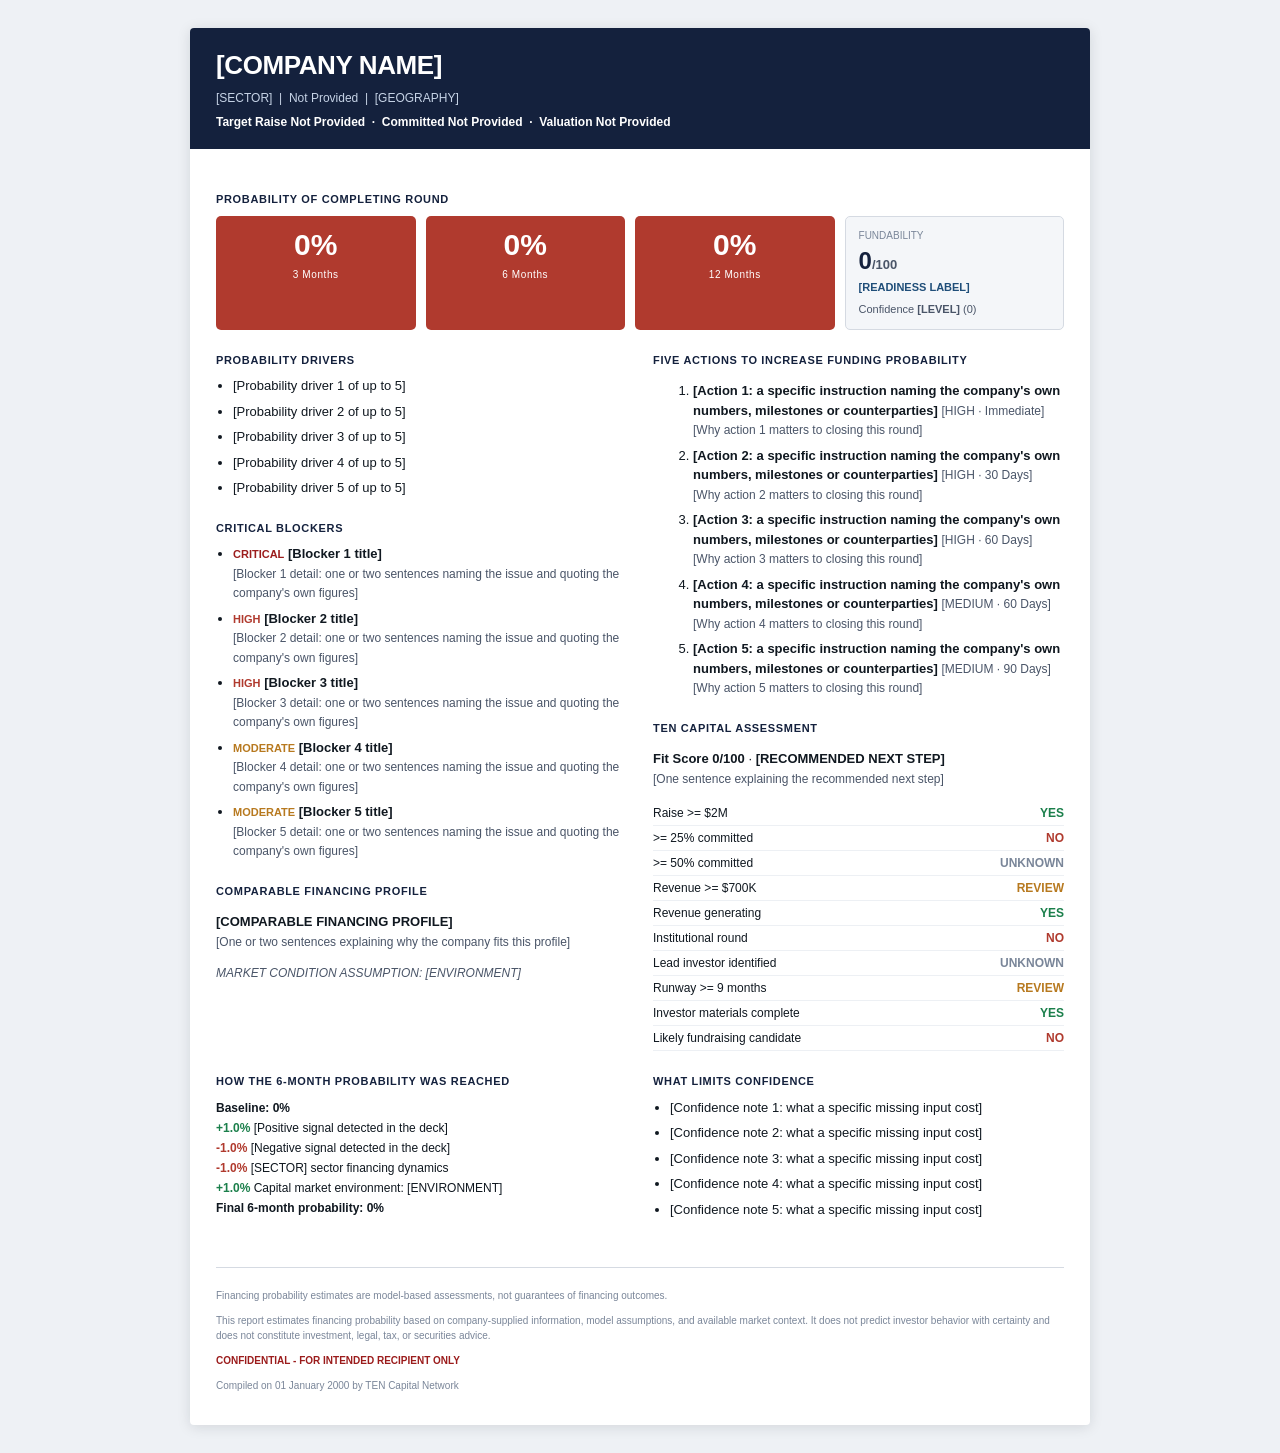
<file: docs/report_template.html>
<!DOCTYPE html>
<html lang="en"><head><meta charset="utf-8">
<meta name="viewport" content="width=device-width, initial-scale=1">
<title>[COMPANY NAME] - Financing Probability Report</title>
<style>
:root { color-scheme: light; }
* { box-sizing: border-box; }
body { margin: 0; padding: 28px; background: #EEF1F5; color: #101820;
       font: 13px/1.5 -apple-system, "Segoe UI", Roboto, Helvetica, Arial, sans-serif; }
.sheet { max-width: 900px; margin: 0 auto; background: #fff; padding: 0 0 22px;
         box-shadow: 0 2px 14px rgba(16,24,32,.12); border-radius: 4px; overflow: hidden; }
header { background: #14213D; color: #fff; padding: 18px 26px; }
header h1 { margin: 0; font-size: 26px; letter-spacing: -.4px; }
header .meta { color: #C6D3E6; font-size: 12px; margin-top: 4px; }
header .fin { font-weight: 700; font-size: 12px; margin-top: 6px; }
main { padding: 20px 26px; }
h2 { font-size: 11px; letter-spacing: .06em; text-transform: uppercase;
     color: #14213D; margin: 22px 0 8px; }
.tiles { display: grid; grid-template-columns: repeat(3, 1fr) 1.1fr; gap: 10px; }
.tile { border-radius: 5px; padding: 14px 12px; color: #fff; text-align: center; }
.tile .v { font-size: 30px; font-weight: 700; line-height: 1; }
.tile .l { font-size: 10px; letter-spacing: .06em; margin-top: 7px; }
.badge { border: 1px solid #D5DAE2; background: #F4F6F9; border-radius: 5px; padding: 11px 13px; }
.badge .s { font-size: 24px; font-weight: 700; color: #14213D; }
.cols { display: grid; grid-template-columns: 1fr 1fr; gap: 26px; }
ul { margin: 0; padding-left: 17px; }
li { margin-bottom: 6px; }
.sev { font-weight: 700; font-size: 11px; }
.CRITICAL { color: #9B1C1C; } .HIGH { color: #B03A2E; } .MODERATE { color: #B7791F; }
.why { color: #4A5568; font-size: 12px; }
table { border-collapse: collapse; width: 100%; font-size: 12px; }
td { padding: 3px 0; border-bottom: 1px solid #EDF0F4; }
td.v { text-align: right; font-weight: 700; }
.YES { color: #1B7F4B; } .NO { color: #B03A2E; }
.REVIEW { color: #B7791F; } .UNKNOWN { color: #7A8699; }
.bridge div { font-size: 12px; padding: 1px 0; }
.pos { color: #1B7F4B; font-weight: 700; } .neg { color: #B03A2E; font-weight: 700; }
footer { border-top: 1px solid #D5DAE2; margin: 22px 26px 0; padding-top: 10px;
         color: #7A8699; font-size: 10px; }
.conf { color: #9B1C1C; font-weight: 700; }
</style></head>
<body><div class="sheet">
<header>
  <h1>[COMPANY NAME]</h1>
  <div class="meta">[SECTOR] &nbsp;|&nbsp; Not Provided &nbsp;|&nbsp; [GEOGRAPHY]</div>
  <div class="fin">Target Raise Not Provided
    &nbsp;·&nbsp; Committed Not Provided
    &nbsp;·&nbsp; Valuation Not Provided</div>
</header>
<main>
  <h2>Probability of Completing Round</h2>
  <div class="tiles"><div class="tile" style="background:#B03A2E"><div class="v">0%</div><div class="l">3 Months</div></div><div class="tile" style="background:#B03A2E"><div class="v">0%</div><div class="l">6 Months</div></div><div class="tile" style="background:#B03A2E"><div class="v">0%</div><div class="l">12 Months</div></div>
    <div class="badge">
      <div style="font-size:10px;color:#7A8699">FUNDABILITY</div>
      <div class="s">0<span style="font-size:13px;color:#4A5568">/100</span></div>
      <div style="font-size:11px;font-weight:700;color:#1F4E79">[READINESS LABEL]</div>
      <div style="font-size:11px;margin-top:6px;color:#4A5568">Confidence
        <b>[LEVEL]</b> (0)</div>
    </div>
  </div>

  <div class="cols">
    <div>
      <h2>Probability Drivers</h2><ul><li>[Probability driver 1 of up to 5]</li><li>[Probability driver 2 of up to 5]</li><li>[Probability driver 3 of up to 5]</li><li>[Probability driver 4 of up to 5]</li><li>[Probability driver 5 of up to 5]</li></ul>
      <h2>Critical Blockers</h2><ul><li><span class="sev CRITICAL">CRITICAL</span> <b>[Blocker 1 title]</b><br><span class="why">[Blocker 1 detail: one or two sentences naming the issue and quoting the company&#x27;s own figures]</span></li><li><span class="sev HIGH">HIGH</span> <b>[Blocker 2 title]</b><br><span class="why">[Blocker 2 detail: one or two sentences naming the issue and quoting the company&#x27;s own figures]</span></li><li><span class="sev HIGH">HIGH</span> <b>[Blocker 3 title]</b><br><span class="why">[Blocker 3 detail: one or two sentences naming the issue and quoting the company&#x27;s own figures]</span></li><li><span class="sev MODERATE">MODERATE</span> <b>[Blocker 4 title]</b><br><span class="why">[Blocker 4 detail: one or two sentences naming the issue and quoting the company&#x27;s own figures]</span></li><li><span class="sev MODERATE">MODERATE</span> <b>[Blocker 5 title]</b><br><span class="why">[Blocker 5 detail: one or two sentences naming the issue and quoting the company&#x27;s own figures]</span></li></ul>
      <h2>Comparable Financing Profile</h2>
      <p><b>[COMPARABLE FINANCING PROFILE]</b><br>
         <span class="why">[One or two sentences explaining why the company fits this profile]</span></p>
      <p class="why"><i>MARKET CONDITION ASSUMPTION: [ENVIRONMENT]</i></p>
    </div>
    <div>
      <h2>Five Actions to Increase Funding Probability</h2><ol><li><b>[Action 1: a specific instruction naming the company&#x27;s own numbers, milestones or counterparties]</b> <span class="why">[HIGH · Immediate]</span><br><span class="why">[Why action 1 matters to closing this round]</span></li><li><b>[Action 2: a specific instruction naming the company&#x27;s own numbers, milestones or counterparties]</b> <span class="why">[HIGH · 30 Days]</span><br><span class="why">[Why action 2 matters to closing this round]</span></li><li><b>[Action 3: a specific instruction naming the company&#x27;s own numbers, milestones or counterparties]</b> <span class="why">[HIGH · 60 Days]</span><br><span class="why">[Why action 3 matters to closing this round]</span></li><li><b>[Action 4: a specific instruction naming the company&#x27;s own numbers, milestones or counterparties]</b> <span class="why">[MEDIUM · 60 Days]</span><br><span class="why">[Why action 4 matters to closing this round]</span></li><li><b>[Action 5: a specific instruction naming the company&#x27;s own numbers, milestones or counterparties]</b> <span class="why">[MEDIUM · 90 Days]</span><br><span class="why">[Why action 5 matters to closing this round]</span></li></ol>
      <h2>TEN Capital Assessment</h2>
      <p><b>Fit Score 0/100</b> ·
         <b>[RECOMMENDED NEXT STEP]</b><br>
         <span class="why">[One sentence explaining the recommended next step]</span></p>
      <table><tr><td>Raise &gt;= $2M</td><td class="v YES">YES</td></tr><tr><td>&gt;= 25% committed</td><td class="v NO">NO</td></tr><tr><td>&gt;= 50% committed</td><td class="v UNKNOWN">UNKNOWN</td></tr><tr><td>Revenue &gt;= $700K</td><td class="v REVIEW">REVIEW</td></tr><tr><td>Revenue generating</td><td class="v YES">YES</td></tr><tr><td>Institutional round</td><td class="v NO">NO</td></tr><tr><td>Lead investor identified</td><td class="v UNKNOWN">UNKNOWN</td></tr><tr><td>Runway &gt;= 9 months</td><td class="v REVIEW">REVIEW</td></tr><tr><td>Investor materials complete</td><td class="v YES">YES</td></tr><tr><td>Likely fundraising candidate</td><td class="v NO">NO</td></tr></table>
    </div>
  </div>

  <div class="cols">
    <div><h2>How the 6-Month Probability Was Reached</h2>
      <div class="bridge"><div><b>Baseline: 0%</b></div><div><span class="pos">+1.0%</span> [Positive signal detected in the deck]</div><div><span class="neg">-1.0%</span> [Negative signal detected in the deck]</div><div><span class="neg">-1.0%</span> [SECTOR] sector financing dynamics</div><div><span class="pos">+1.0%</span> Capital market environment: [ENVIRONMENT]</div><div><b>Final 6-month probability: 0%</b></div></div></div>
    <div><h2>What Limits Confidence</h2><ul><li>[Confidence note 1: what a specific missing input cost]</li><li>[Confidence note 2: what a specific missing input cost]</li><li>[Confidence note 3: what a specific missing input cost]</li><li>[Confidence note 4: what a specific missing input cost]</li><li>[Confidence note 5: what a specific missing input cost]</li></ul></div>
  </div>
</main>
<footer>
  <p>Financing probability estimates are model-based assessments, not guarantees of financing outcomes.</p>
  <p>This report estimates financing probability based on company-supplied information, model assumptions, and available market context. It does not predict investor behavior with certainty and does not constitute investment, legal, tax, or securities advice.</p>
  <p class="conf">CONFIDENTIAL - FOR INTENDED RECIPIENT ONLY</p>
  <p>Compiled on 01 January 2000 by TEN Capital Network</p>
</footer>
</div></body></html>
</file>
